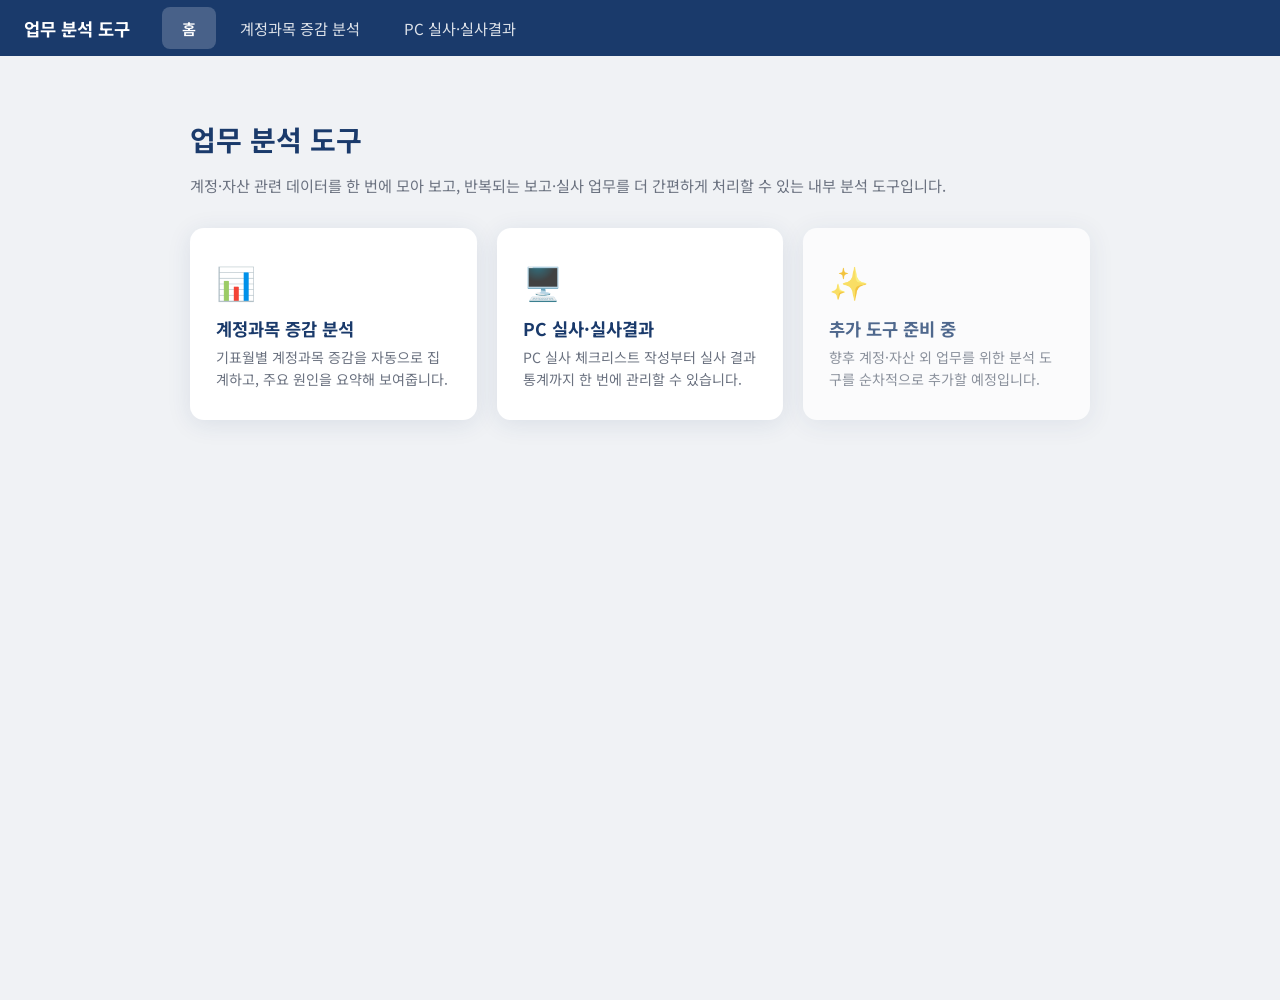
<file: index.html>
<!DOCTYPE html>
<html lang="ko">
<head>
  <meta charset="UTF-8">
  <meta name="viewport" content="width=device-width, initial-scale=1.0">
  <title>업무 분석 도구</title>
  <link rel="stylesheet" href="https://fonts.googleapis.com/css2?family=Noto+Sans+KR:wght@300;400;500;600;700&family=JetBrains+Mono:wght@400;600&display=swap">
  <link rel="stylesheet" href="css/common.css">
  <style>
    /* 홈 섹션 레이아웃 */
    #app-home {
      padding: 40px 24px 60px;
      background: #f0f2f5;
      min-height: calc(100vh - 56px);
      font-family: 'Noto Sans KR', sans-serif;
    }
    #app-home .home-inner { max-width: 900px; margin: 0 auto; }
    #app-home .home-title { font-size: 1.75rem; font-weight: 700; color: #1a3a6b; margin-bottom: 8px; }
    #app-home .home-subtitle { font-size: 0.95rem; color: #6b7280; margin-bottom: 32px; }
    #app-home .home-cards { display: grid; grid-template-columns: repeat(auto-fill, minmax(260px, 1fr)); gap: 20px; }
    #app-home .home-card {
      background: #fff;
      border-radius: 14px;
      padding: 28px 24px;
      box-shadow: 0 4px 24px rgba(26,58,107,0.1);
      border: 2px solid transparent;
      cursor: pointer;
      transition: all 0.2s;
      text-align: left;
      text-decoration: none;
      color: inherit;
      display: block;
    }
    #app-home .home-card:hover {
      border-color: #2854a0;
      background: #edf2fb;
      box-shadow: 0 6px 28px rgba(26,58,107,0.14);
    }
    #app-home .home-card:focus-visible {
      outline: 2px solid #2854a0;
      outline-offset: 2px;
    }
    #app-home .home-card-icon { font-size: 2rem; margin-bottom: 12px; }
    #app-home .home-card h3 {
      font-size: 1.1rem;
      font-weight: 700;
      color: #1a3a6b;
      margin: 0 0 6px;
    }
    #app-home .home-card p {
      font-size: 0.88rem;
      color: #6b7280;
      margin: 0;
      line-height: 1.5;
    }
    #app-home .home-card.placeholder { cursor: default; opacity: 0.75; }
    #app-home .home-card.placeholder:hover {
      border-color: transparent;
      background: #fff;
      box-shadow: 0 4px 24px rgba(26,58,107,0.1);
    }
  </style>
</head>
<body style="margin:0;font-family:'Noto Sans KR',sans-serif;">

<nav class="app-nav" role="navigation">
  <h1>업무 분석 도구</h1>
  <div class="nav-links">
    <a href="./" class="nav-link active" aria-current="page">홈</a>
    <a href="account/" class="nav-link">계정과목 증감 분석</a>
    <a href="asset/" class="nav-link">PC 실사·실사결과</a>
  </div>
</nav>

<!-- 홈(요약 대시보드) -->
<div id="app-home">
  <div class="home-inner">
    <h2 class="home-title">업무 분석 도구</h2>
    <p class="home-subtitle">
      계정·자산 관련 데이터를 한 번에 모아 보고, 반복되는 보고·실사 업무를 더 간편하게 처리할 수 있는 내부 분석 도구입니다.
    </p>
    <div class="home-cards">
      <a href="account/" class="home-card">
        <div class="home-card-icon">📊</div>
        <h3>계정과목 증감 분석</h3>
        <p>기표월별 계정과목 증감을 자동으로 집계하고, 주요 원인을 요약해 보여줍니다.</p>
      </a>
      <a href="asset/" class="home-card">
        <div class="home-card-icon">🖥️</div>
        <h3>PC 실사·실사결과</h3>
        <p>PC 실사 체크리스트 작성부터 실사 결과 통계까지 한 번에 관리할 수 있습니다.</p>
      </a>
      <div class="home-card placeholder">
        <div class="home-card-icon">✨</div>
        <h3>추가 도구 준비 중</h3>
        <p>향후 계정·자산 외 업무를 위한 분석 도구를 순차적으로 추가할 예정입니다.</p>
      </div>
    </div>
  </div>
</div>

</body>
</html>
</file>
<file: css/common.css>
/* ── 공통 상단 네비 ── */
.app-nav {
  background: #1a3a6b; color: #fff; padding: 0 24px;
  display: flex; align-items: center; gap: 8px; height: 56px;
  box-shadow: 0 2px 8px rgba(0,0,0,0.15);
}
.app-nav h1 { font-size: 1.1rem; font-weight: 700; margin-right: 24px; }

/* 링크형 네비 (다중 HTML) */
.app-nav .nav-links { display: flex; gap: 4px; }
.app-nav .nav-link {
  padding: 10px 20px; border-radius: 8px; font-size: 0.95rem; font-family: inherit;
  color: rgba(255,255,255,0.85); text-decoration: none; transition: background 0.2s, color 0.2s;
}
.app-nav .nav-link:hover { background: rgba(255,255,255,0.12); color: #fff; }
.app-nav .nav-link.active { background: rgba(255,255,255,0.2); color: #fff; font-weight: 600; }
.app-nav .nav-link:focus-visible { outline: 2px solid #2854a0; outline-offset: 2px; }

@media (max-width:768px) {
  .app-nav { flex-wrap: wrap; height: auto; min-height: 56px; padding: 12px 16px; }
  .app-nav .nav-links { flex-wrap: wrap; gap: 6px; }
  .app-nav .nav-link { padding: 8px 14px; font-size: 0.88rem; }
}

/* 스킵 링크 (접근성) */
.skip-link {
  position: absolute;
  left: -9999px;
  top: 0;
  z-index: 9999;
  padding: 10px 20px;
  background: #1a3a6b;
  color: #fff;
  font-size: 0.95rem;
  text-decoration: none;
  border-radius: 0 0 8px 0;
}
.skip-link:focus {
  left: 0;
  outline: 2px solid #2854a0;
  outline-offset: 2px;
}
</file>
